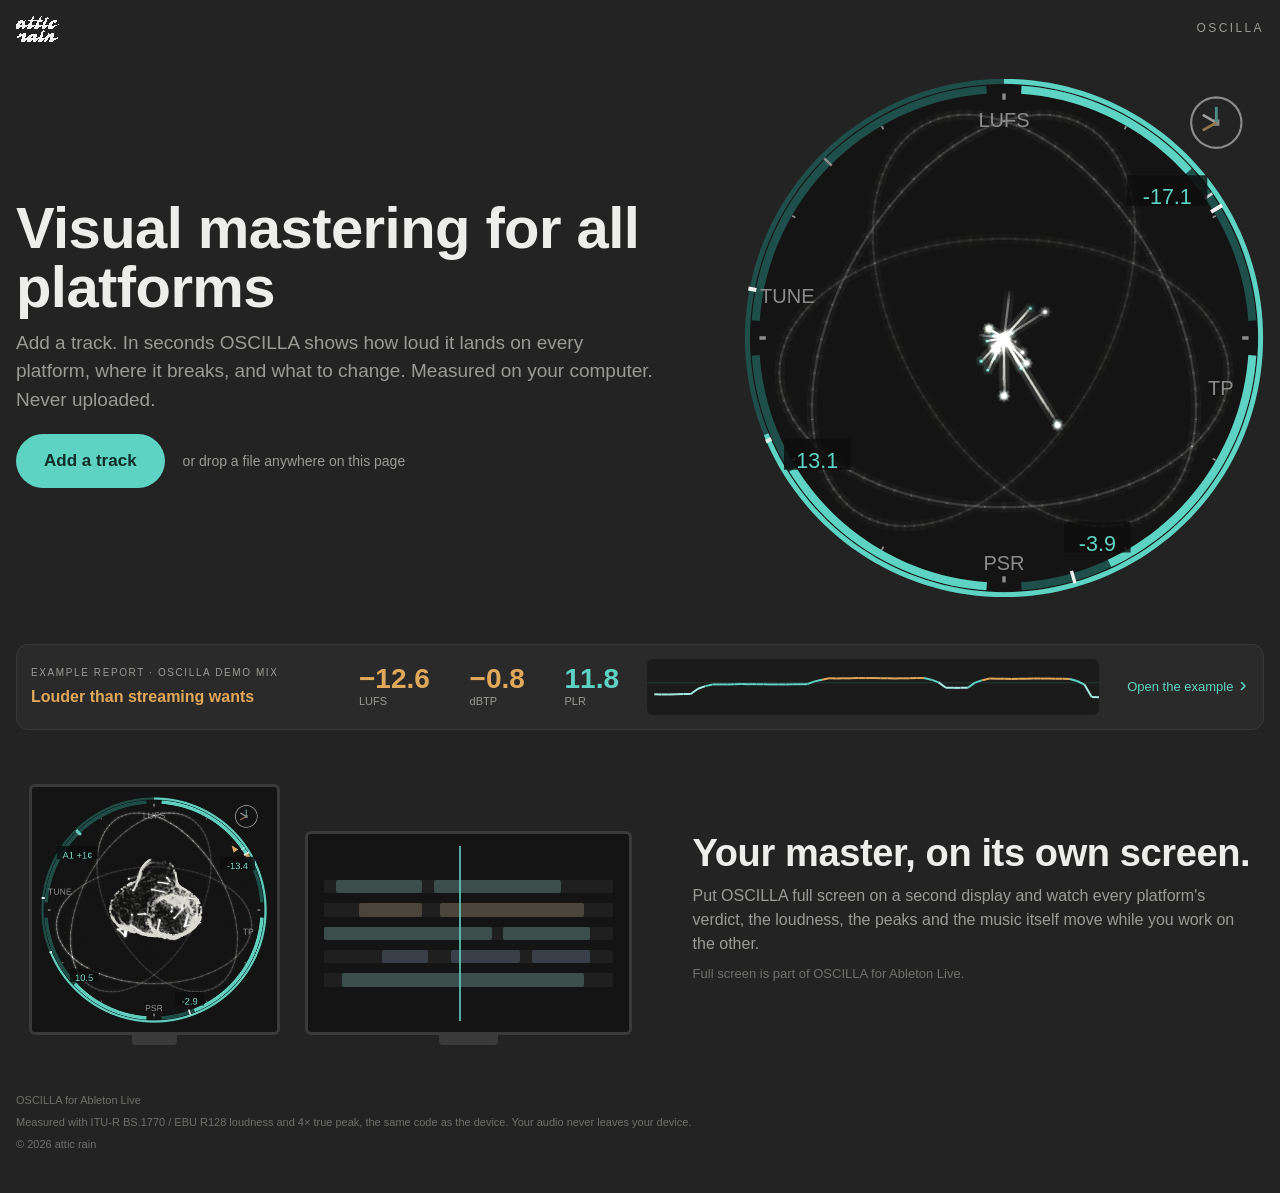
<file: index.html>
<!doctype html>
<html lang="en">
<!-- © 2026 attic rain. All rights reserved. OSCILLA and its code may not be copied, modified or reused without written permission. -->
<head>
<meta charset="utf-8">
<meta name="viewport" content="width=device-width, initial-scale=1, viewport-fit=cover">
<title>OSCILLA · Visual mastering for all platforms</title>
<meta name="description" content="Add a track. OSCILLA shows how loud it lands on every platform, where it breaks, and what to change. Measured on your device. Never uploaded.">
<meta name="theme-color" content="#232323">
<link rel="icon" href="img/icon.svg" type="image/svg+xml">
<link rel="stylesheet" href="app.css">
</head>
<body>
<header class="bar">
  <a class="brand" href="./" aria-label="OSCILLA home"><img src="img/logo.svg" alt="attic rain" class="logo"></a>
  <span class="prod">OSCILLA</span>
  <button id="newBtn" class="ghost" hidden>New track</button>
</header>

<main id="landing">
  <section class="hero">
    <div class="circle"><canvas id="hero" role="img" aria-label="OSCILLA's circle showing BLOOM, BURST and NURBS in turn"></canvas></div>
    <div class="words">
      <h1>Visual mastering for all platforms</h1>
      <p class="subhead">Add a track. In seconds OSCILLA shows how loud it lands on every platform, where it breaks, and what to change. Measured on your <span id="where">phone</span>. Never uploaded.</p>
      <div class="cta">
        <button id="addBtn" class="primary">Add a track</button>
        <span class="drophint">or drop a file anywhere on this page</span>
      </div>
      <div id="progress" class="progress" hidden><div class="pbar"><i></i></div><span class="ptext">Reading the file…</span></div>
      <p id="err" class="err" hidden></p>
    </div>
  </section>
  <section class="example" id="exampleStrip" role="button" tabindex="0" aria-label="Open the example report">
    <div class="exhead"><span class="lbl">Example report · <span id="exName"></span></span><b id="exVerdict"></b></div>
    <div class="exnums" id="exNums"></div>
    <canvas id="exLine" class="exline" aria-hidden="true"></canvas>
    <span class="exopen">Open the example <svg class="ch" viewBox="0 0 12 12" aria-hidden="true"><path d="M4.5 2.5 8 6l-3.5 3.5" fill="none" stroke="currentColor" stroke-width="1.6" stroke-linecap="round" stroke-linejoin="round"/></svg></span>
  </section>
  <section class="studio" aria-labelledby="studioH">
    <div class="screens" aria-hidden="true">
      <div class="mon one"><div class="glass"><img src="img/screen_circle.jpg" alt="" width="440" height="440" loading="lazy"></div><i class="stand"></i></div>
      <div class="mon two"><div class="glass daw"><span class="trk"><b style="left:4%;width:30%"></b><b style="left:38%;width:44%"></b></span><span class="trk"><b style="left:12%;width:22%"></b><b style="left:40%;width:50%"></b></span><span class="trk"><b style="left:0;width:58%"></b><b style="left:62%;width:30%"></b></span><span class="trk"><b style="left:20%;width:16%"></b><b style="left:44%;width:24%"></b><b style="left:72%;width:20%"></b></span><span class="trk"><b style="left:6%;width:84%"></b></span><i class="ph"></i></div><i class="stand"></i></div>
    </div>
    <div class="studiotext">
      <h2 id="studioH">Your master, on its own screen.</h2>
      <p>Put OSCILLA full screen on a second display and watch every platform's verdict, the loudness, the peaks and the music itself move while you work on the other.</p>
      <p class="small">Full screen is part of OSCILLA for Ableton Live.</p>
    </div>
  </section>
</main>

<main id="report" hidden></main>

<div id="readout" class="readout" hidden>
  <button id="roPlay" class="roplay" aria-label="Play"><svg class="ic" viewBox="0 0 24 24" aria-hidden="true"><path d="M8.5 5.6v12.8a.6.6 0 0 0 .9.5l10-6.4a.6.6 0 0 0 0-1L9.4 5.1a.6.6 0 0 0-.9.5z" fill="currentColor"/></svg></button>
  <div class="rovals" id="roVals"></div>
</div>

<div id="veil" class="veil" hidden><div>Drop to measure</div></div>
<input type="file" id="file" accept="audio/*,.wav,.wave,.aif,.aiff,.aifc,.flac,.mp3,.m4a,.mp4,.aac,.ogg,.oga,.opus" hidden>

<footer class="foot">
  <span>OSCILLA for Ableton Live</span>
  <span>Measured with ITU-R BS.1770 / EBU R128 loudness and 4× true peak, the same code as the device. Your audio never leaves your device.</span>
  <span>© 2026 attic rain</span>
</footer>

<script src="decode.js"></script>
<script src="oscilla_measure.js"></script>
<script src="oscilla_core.js"></script>
<script src="hero_loop.js"></script>
<script src="hero.js"></script>
<script src="demo_mix.js"></script>
<script src="example.js"></script>
<script src="app.js"></script>
</body>
</html>
</file>
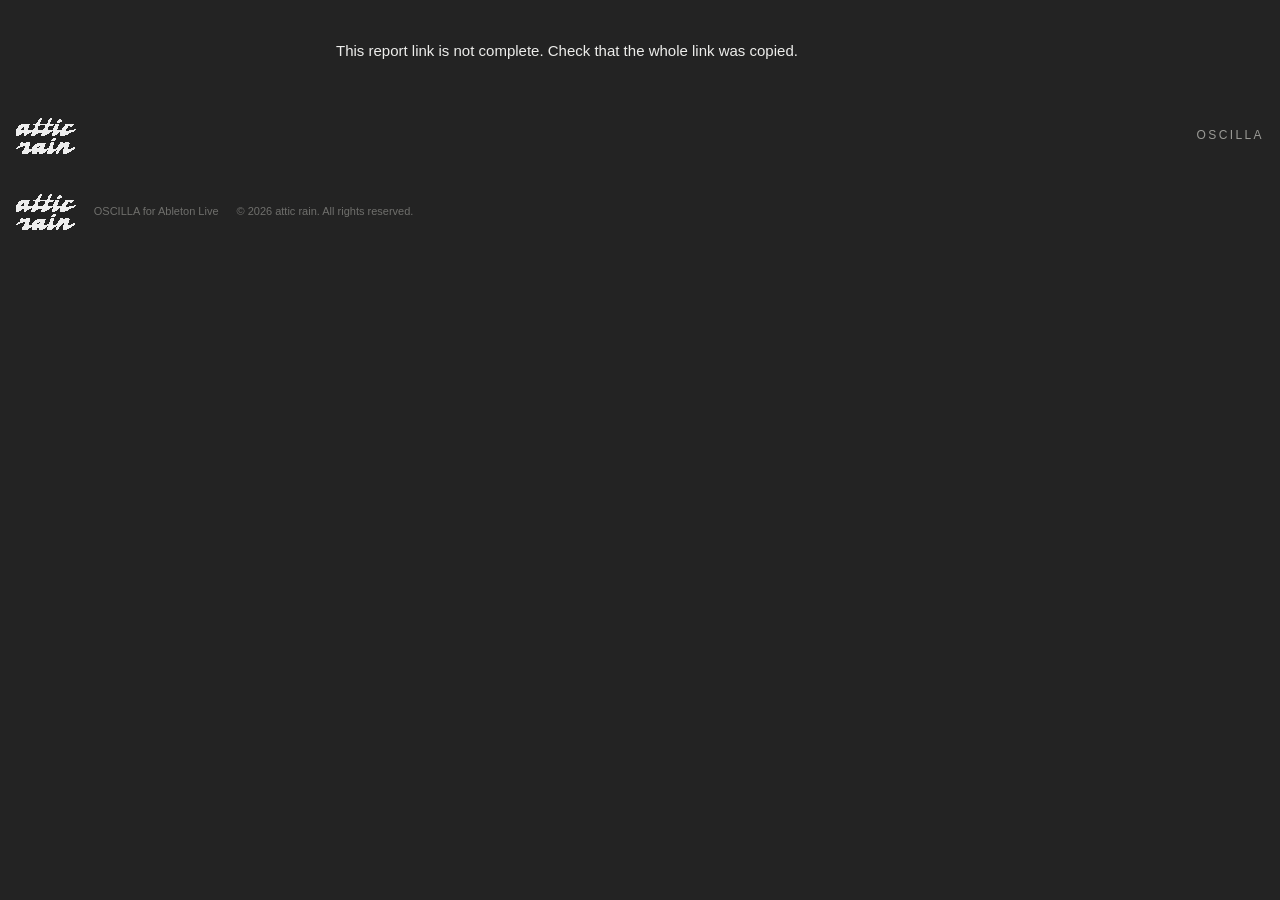
<file: r/index.html>
<!DOCTYPE html><html lang="en"><!-- © 2026 attic rain. All rights reserved. OSCILLA and its code may not be copied, modified or reused without written permission. --><head><meta charset="utf-8"><meta name="viewport" content="width=device-width, initial-scale=1, viewport-fit=cover"><meta http-equiv="Content-Security-Policy" content="default-src 'self'; script-src 'self'; style-src 'self' 'unsafe-inline'; img-src 'self' data: blob:; media-src 'self' blob:; font-src 'self' data:; connect-src https://bold-voice-2354.shoutmarco.workers.dev; form-action 'none'; base-uri 'none'; object-src 'none'; frame-src 'none'"><meta name="robots" content="noindex"><title>OSCILLA report</title><meta name="theme-color" content="#232323"><link rel="icon" href="../img/icon.svg" type="image/svg+xml"><link rel="stylesheet" href="report.css"></head><body><p id="msg" class="msg">Opening the report…</p><header class="bar">
  <a class="brand" href="./" aria-label="OSCILLA home"><img src="../img/logo.svg" alt="attic rain" class="logo"></a>
  <span class="prod">OSCILLA</span>
  <button id="newBtn" class="ghost" hidden>New track</button><button id="topPdf" class="ghost" hidden>Save PDF</button><button id="topShare" class="ghost" hidden>Share</button>
</header>

<main id="landing" hidden>
  <section class="hero">
    <div class="circle"><canvas id="hero" role="img" aria-label="OSCILLA's circle showing BLOOM, BURST and NURBS in turn"></canvas></div>
    <div class="words">
      <h1>Visual mastering for all platforms</h1>
      <p class="subhead">Add a track. In seconds OSCILLA shows how loud it lands on every platform, where it breaks, and what to change. Measured on your <span id="where">phone</span>. Never uploaded.</p>
      <div class="cta">
        <button id="addBtn" class="primary">Add a track</button>
        <span class="drophint">or drop a file anywhere on this page</span>
      </div>
      <div id="progress" class="progress" hidden><div class="pbar"><i></i></div><span class="ptext">Reading the file&#8230;</span></div>
      <p id="err" class="err" hidden></p>
    </div>
  </section>
  <section class="example" id="exampleStrip" role="button" tabindex="0" aria-label="Open the example report">
    <div class="exhead"><span class="lbl">Example report &#183; <span id="exName"></span></span><b id="exVerdict"></b></div>
    <div class="exnums" id="exNums"></div>
    <canvas id="exLine" class="exline" aria-hidden="true"></canvas>
    <span class="exopen">Open the example <svg class="ch" viewBox="0 0 12 12" aria-hidden="true"><path d="M4.5 2.5 8 6l-3.5 3.5" fill="none" stroke="currentColor" stroke-width="1.6" stroke-linecap="round" stroke-linejoin="round"/></svg></span>
  </section>
  
</main>

<main id="report" hidden></main>

<div id="readout" class="readout" hidden>
  <button id="roPlay" class="roplay" aria-label="Play"><svg class="ic" viewBox="0 0 24 24" aria-hidden="true"><path d="M8.5 5.6v12.8a.6.6 0 0 0 .9.5l10-6.4a.6.6 0 0 0 0-1L9.4 5.1a.6.6 0 0 0-.9.5z" fill="currentColor"/></svg></button>
  <div class="rovals" id="roVals"></div>
</div>

<div id="veil" class="veil" hidden><div>Drop to measure</div></div>
<input type="file" id="file" accept="audio/*,.wav,.wave,.aif,.aiff,.aifc,.flac,.mp3,.m4a,.mp4,.aac,.ogg,.oga,.opus" hidden>

<footer class="foot rfoot"><img src="../img/logo.svg" alt="attic rain" class="logo"><span>OSCILLA for Ableton Live</span><span>&#169; 2026 attic rain. All rights reserved.</span></footer>

<div id="shareNote" hidden></div><script src="live.js"></script><script src="core.js"></script><script src="example.js"></script><script src="app.js"></script><script src="report_share.js"></script><script src="open.js"></script></body></html>
</file>
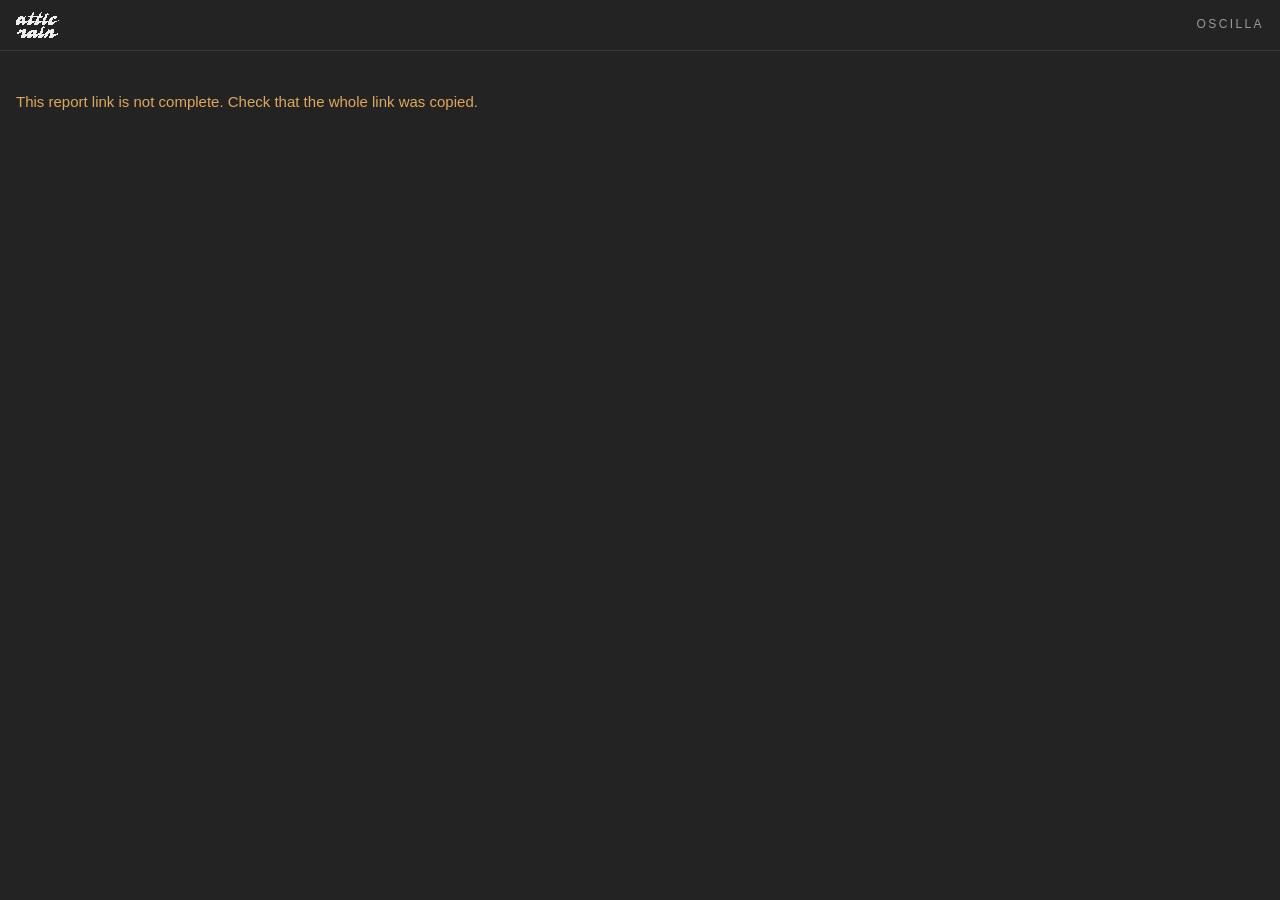
<file: r/v1.html>
<!doctype html>
<html lang="en">
<!-- © 2026 attic rain. All rights reserved. OSCILLA and its code may not be copied, modified or reused without written permission. -->
<head>
<meta charset="utf-8">
<meta name="viewport" content="width=device-width, initial-scale=1, viewport-fit=cover">
<meta http-equiv="Content-Security-Policy" content="default-src 'self'; script-src 'self' 'unsafe-inline'; style-src 'self' 'unsafe-inline'; img-src 'self' data:; font-src 'self' data:; connect-src https://bold-voice-2354.shoutmarco.workers.dev; form-action 'none'; base-uri 'none'; object-src 'none'">
<meta name="robots" content="noindex">
<title>OSCILLA report</title>
<meta name="theme-color" content="#232323">
<link rel="icon" href="../img/icon.svg" type="image/svg+xml">
<link rel="stylesheet" href="share.css">
</head>
<body>
<header class="bar">
  <a class="brand" href="../" aria-label="OSCILLA home"><img src="../img/logo.svg" alt="attic rain" class="logo"></a>
  <span class="prod">OSCILLA</span>
  <button id="pdfBtn" class="share" hidden>Save PDF</button>
  <button id="shareBtn" class="share" hidden>Share</button>
</header>
<p id="msg" class="msg">Opening the report…</p>
<p class="printnote">To save this report as a PDF, use the Save PDF button at the top of the page.</p>
<iframe id="rep" title="OSCILLA report" sandbox="allow-scripts allow-modals" hidden></iframe>
<script src="share.js"></script>
</body>
</html>
</file>
<file: app.css>
/*! © 2026 attic rain. All rights reserved. OSCILLA and its code may not be copied, modified or reused without written permission. */:root{--bg: #232323;--panel: #1b1b1b;--card: #2a2a2a;--line: #383838;--ink: #ededeb;--mid: #9a9a96;--dim: #6f6f6c;--z1: #a8ebe2;--z2: #5fd3c3;--z3: #e0a85a;--z4: #c47a1e;--wv: #4a4a4a;--amberbg: #2c241a;--amberline: #5a3e1f;--font: Helvetica, "Helvetica Neue", Arial, sans-serif;--safe-b: env(safe-area-inset-bottom, 0px);color-scheme:dark}:root[data-theme=light]{--bg: #f4f4f2;--panel: #ffffff;--card: #ebebe8;--line: #d6d6d2;--ink: #161616;--mid: #5d5d5a;--dim: #8a8a86;--z1: #3f9e92;--z2: #1f8a7d;--z3: #b8741a;--z4: #8a4f0c;--wv: #c9c9c5;--amberbg: #fbf0e2;--amberline: #e6c79d;color-scheme:light}*{box-sizing:border-box}html{-webkit-text-size-adjust:100%}body{margin:0;background:var(--bg);color:var(--ink);font:15px/1.45 var(--font);font-variant-numeric:tabular-nums;overflow-x:hidden}button{font:inherit;color:inherit;cursor:pointer;-webkit-tap-highlight-color:transparent}[hidden]{display:none!important}.z1{color:var(--z1)}.z2{color:var(--z2)}.z3{color:var(--z3)}.z4{color:var(--z4)}.z0{color:var(--mid)}.ic{width:42%;height:42%;display:block;margin:auto}.ch{width:12px;height:12px;display:inline-block;vertical-align:-1px}.pact .ic{width:14px;height:14px;display:inline-block;vertical-align:-2px;margin:0}.play,.roplay{display:flex;align-items:center;justify-content:center;padding:0}.pcard>button .k,.slist .k{display:flex;align-items:center}.bar{display:flex;align-items:center;gap:12px;padding:16px;max-width:1280px;margin:0 auto}.brand{display:block;line-height:0}.logo{height:26px;width:auto;display:block}:root[data-theme=light] .logo{filter:invert(1)}.prod{font-size:12px;letter-spacing:.2em;color:var(--mid);margin-left:auto}.ghost{border:1px solid var(--line);background:transparent;border-radius:18px;padding:0 14px;height:36px;font-size:13px}#landing{max-width:1280px;margin:0 auto;padding:0 16px 24px}.hero{display:flex;flex-direction:column;align-items:stretch;gap:8px}.circle{display:flex;justify-content:center}#hero{width:min(86vw,360px);aspect-ratio:1;display:block}.words h1{font-size:32px;line-height:1.08;letter-spacing:-.01em;margin:10px 0 12px;font-weight:700}.subhead{font-size:16px;line-height:1.5;color:var(--mid);margin:0 0 20px;max-width:34em}.cta{display:flex;flex-direction:column;gap:10px}.primary{height:54px;border-radius:27px;border:0;background:var(--z2);color:#0f2e2a;font-size:17px;font-weight:700;padding:0 28px}.primary:active{transform:scale(.98)}.drophint{display:none;font-size:14px;color:var(--mid)}.progress{margin-top:14px;display:flex;flex-direction:column;gap:8px}.pbar{height:6px;border-radius:3px;background:var(--line);overflow:hidden}.pbar i{display:block;height:100%;width:0;background:var(--z2);transition:width .15s}.ptext{font-size:13px;color:var(--mid)}.err{color:var(--z3);font-size:14px}.example{margin-top:26px;padding:14px;border-radius:12px;background:var(--card);border:1px solid var(--line);display:flex;flex-direction:column;gap:10px;cursor:pointer}.exhead{display:flex;flex-direction:column;gap:4px}.lbl{font-size:10px;letter-spacing:.16em;text-transform:uppercase;color:var(--mid)}.exhead b{font-size:16px}.exnums{display:flex;justify-content:space-between;gap:12px}.num{display:flex;flex-direction:column}.num b{font-size:28px;line-height:1.05;font-weight:700}.num span{font-size:11px;color:var(--mid)}.exline{width:100%;height:56px;display:block;border-radius:6px;background:var(--panel)}.exopen{font-size:13px;color:var(--z2);white-space:nowrap}.studio{margin-top:34px;display:flex;flex-direction:column;gap:18px}.screens{display:flex;gap:4%;align-items:flex-end;justify-content:center;padding:6px 0 0}.mon{display:flex;flex-direction:column;align-items:center}.mon.one{width:40%}.mon.two{width:52%}.glass{width:100%;border:3px solid #3a3a3a;border-radius:6px;background:#141414;overflow:hidden;position:relative}.mon.one .glass{aspect-ratio:1;display:flex;align-items:center;justify-content:center}.mon.one img{width:92%;height:auto;display:block}.stand{display:block;width:18%;height:10px;background:#3a3a3a;border-radius:0 0 4px 4px}.daw{aspect-ratio:16 / 10;display:flex;flex-direction:column;justify-content:center;gap:7%;padding:8% 5%}.trk{position:relative;height:9%;min-height:6px;background:#1f1f1f;border-radius:2px}.trk b{position:absolute;top:0;bottom:0;border-radius:2px;background:#3d4d4b}.trk:nth-child(2) b{background:#4a443a}.trk:nth-child(4) b{background:#3a3f4a}.ph{position:absolute;top:6%;bottom:6%;left:47%;width:2px;background:var(--z2);opacity:.8}.studiotext h2{font-size:26px;line-height:1.12;margin:0 0 10px;letter-spacing:-.01em;text-wrap:balance}.studiotext p{color:var(--mid);margin:0 0 8px;max-width:34em;font-size:16px;line-height:1.5}.studiotext .small{font-size:13px;color:var(--dim)}:root[data-theme=light] .glass{border-color:#9a9a96}:root[data-theme=light] .stand{background:#9a9a96}.veil{position:fixed;inset:0;background:#0000008c;z-index:40;display:flex;align-items:center;justify-content:center;pointer-events:none}.veil div{border:2px solid var(--z2);border-radius:18px;padding:28px 40px;font-size:20px;color:var(--z2);background:#141414b3}#report{max-width:1280px;margin:0 auto;padding:0 16px calc(96px + var(--safe-b))}.rgrid{display:flex;flex-direction:column;gap:22px}.side,.main,.sidebox{display:contents}.o1{order:1}.o2{order:2}.o3{order:3}.o4{order:4}.o5{order:5}.o6{order:6}.o7{order:7}.o8{order:8}.o9{order:9}.o10{order:10}.o11{order:11}.rgrid section{min-width:0}.rhead .lbl{display:block;margin-bottom:6px}.rname{font-size:22px;font-weight:700;margin:0 0 4px;word-break:break-word}.vt{font-size:24px;line-height:1.15;margin:4px 0;font-weight:700}.sub{color:var(--mid);margin:0;font-size:14px}.note{color:var(--dim);font-size:12px;margin:6px 0 0}.chips{display:flex;gap:8px;overflow-x:auto;padding:2px 0 6px;scrollbar-width:none;-webkit-overflow-scrolling:touch}.chips::-webkit-scrollbar{display:none}.chip{flex-shrink:0;height:36px;padding:0 14px;border-radius:18px;border:1px solid var(--line);background:transparent;font-size:13px;white-space:nowrap;display:inline-flex;align-items:center;gap:6px}.chip i{width:8px;height:8px;border-radius:4px;background:var(--mid)}.chip i.z2{background:var(--z2)}.chip i.z3{background:var(--z3)}.chip i.z4{background:var(--z4)}.chip.on{background:var(--z2);color:#0f2e2a;border-color:var(--z2);font-weight:700}.chip.on i{background:#0f2e2a}.nums{display:flex;justify-content:space-between;gap:12px}.listen{padding:12px;border-radius:12px;background:var(--card);display:flex;flex-direction:column;gap:10px}.lrow{display:flex;align-items:center;gap:12px}.play{width:48px;height:48px;border-radius:24px;border:0;background:var(--z2);color:#0f2e2a;font-size:17px;flex-shrink:0}.ab{display:flex;flex:1;border:1px solid var(--line);border-radius:8px;overflow:hidden}.ab button{flex:1;min-height:44px;border:0;background:transparent;font-size:13px;padding:6px}.ab button.on{background:var(--line);font-weight:700}.lnote{font-size:12px;color:var(--mid);margin:0}.ppos{height:4px;border-radius:2px;background:var(--line);position:relative;overflow:hidden}.ppos i{position:absolute;left:0;top:0;bottom:0;width:0;background:var(--z2)}h2.h{font-size:11px;letter-spacing:.18em;text-transform:uppercase;color:var(--mid);margin:0 0 10px;font-weight:400;display:flex;justify-content:space-between;align-items:baseline;gap:10px}h2.h small{letter-spacing:0;text-transform:none;font-size:12px;color:var(--dim)}.crumb{display:flex;gap:6px;align-items:center;font-size:12px;color:var(--mid);margin-bottom:8px}.crumb button{border:0;border-radius:6px;background:var(--card);padding:6px 10px;font-size:12px;min-height:32px}.crumb .cur{background:var(--amberline);color:#f8d3a4}.secstrip{display:flex;height:30px;gap:2px;margin-bottom:4px}.secstrip button{border:0;padding:0 6px;font-size:11px;text-align:left;overflow:hidden;white-space:nowrap;text-overflow:ellipsis;color:var(--ink);min-width:0}.tlwrap{position:relative}#tl{width:100%;height:190px;display:block;border-radius:6px;background:var(--panel);touch-action:none;cursor:crosshair}.ruler{display:flex;justify-content:space-between;font-size:10px;color:var(--dim);margin-top:4px}.layers{display:flex;gap:6px;overflow-x:auto;margin-top:8px;scrollbar-width:none}.layers .chip{height:32px;font-size:12px}.plist{display:flex;flex-direction:column;gap:8px}.pcard{border-radius:8px;background:var(--amberbg);border:1px solid var(--amberline)}.pcard.s0{background:var(--card);border-color:var(--line)}.pcard>button{width:100%;text-align:left;background:transparent;border:0;padding:12px;display:flex;justify-content:space-between;gap:10px;min-height:44px}.pcard .pt{font-weight:700}.pcard.s1 .pt{color:var(--z3)}.pcard.s2 .pt{color:var(--z4)}:root:not([data-theme=light]) .pcard.s2 .pt{color:#e8933a}.pbody{padding:0 12px 12px;display:flex;flex-direction:column;gap:10px;font-size:14px}.pbody .lbl{color:#c9b08c}:root[data-theme=light] .pbody .lbl{color:#8a6a3a}.pact{display:flex;gap:8px;flex-wrap:wrap}.pact button{min-height:40px;padding:0 12px;border-radius:8px;border:1px solid var(--amberline);background:transparent;font-size:13px}.ok{color:var(--z2);margin:0}.fixed{color:var(--z2);text-decoration:line-through;font-size:13px;margin:0}.slist{border-radius:8px;background:var(--card);overflow:hidden}.slist button{display:grid;grid-template-columns:minmax(0,1.6fr) .7fr .9fr .7fr 14px;gap:8px;width:100%;border:0;border-bottom:1px solid var(--line);background:transparent;padding:12px;text-align:left;min-height:44px;font-size:14px}.slist button:last-child{border-bottom:0}.slist .k{color:var(--mid)}.svgbox svg{width:100%;height:auto;display:block}.svgbox .gr{stroke:var(--line);stroke-width:1}.svgbox .tl{fill:var(--mid);font-size:11px}.svgbox .ln{fill:none;stroke-width:2;stroke-linejoin:round}.svgbox .ln.z2{stroke:var(--z2)}.svgbox .ln.z3{stroke:var(--z3)}.svgbox .tg{stroke:var(--ink);stroke-width:1.5;stroke-dasharray:3 2}.svgbox rect.z1{fill:var(--z1)}.svgbox rect.z2{fill:var(--z2)}.svgbox rect.z3{fill:var(--z3)}.svgbox rect.z4{fill:var(--z4)}.legend{font-size:12px;color:var(--mid);margin:6px 0 0}.legend i{display:inline-block;width:14px;height:2px;vertical-align:middle;margin:0 4px 0 8px}details{border-radius:8px;background:var(--card)}details>summary{list-style:none;padding:14px 12px;min-height:44px;display:flex;justify-content:space-between;cursor:pointer}details>summary::-webkit-details-marker{display:none}details>summary:after{content:"";width:7px;height:7px;margin:5px 4px 0 0;border-right:1.6px solid var(--mid);border-bottom:1.6px solid var(--mid);transform:rotate(45deg);flex-shrink:0}details[open]>summary:after{transform:rotate(-135deg);margin-top:9px}details .dbody{padding:0 12px 12px;overflow-x:auto}table{border-collapse:collapse;width:100%;font-size:13px}th,td{text-align:left;padding:8px 6px;border-bottom:1px solid var(--line);vertical-align:top}th{font-weight:400;color:var(--mid)}.share{display:flex;gap:8px;flex-wrap:wrap}.share button{min-height:44px;padding:0 16px;border-radius:22px;border:1px solid var(--line);background:transparent;font-size:14px}.readout{position:fixed;left:0;right:0;bottom:0;z-index:30;background:var(--card);border-top:1px solid var(--line);padding:10px 16px calc(12px + var(--safe-b));display:flex;align-items:center;gap:12px}.roplay{width:44px;height:44px;border-radius:22px;border:0;background:var(--z2);color:#0f2e2a;flex-shrink:0;font-size:15px}.rovals{display:flex;flex-wrap:wrap;gap:2px 14px;font-size:13px;min-width:0}.rovals .w{color:var(--mid);width:100%}.foot{max-width:1280px;margin:0 auto;padding:24px 16px 40px;display:flex;flex-direction:column;gap:6px;font-size:11px;color:var(--dim)}#report:not([hidden])~.foot{padding-bottom:calc(110px + var(--safe-b))}.toast{position:fixed;left:50%;bottom:calc(90px + var(--safe-b));transform:translate(-50%);background:var(--ink);color:var(--bg);padding:10px 16px;border-radius:20px;font-size:13px;z-index:50}@media(min-width:700px){.words h1{font-size:40px}.cta{flex-direction:row;align-items:center;gap:18px}.rgrid{display:grid;grid-template-columns:minmax(0,1fr) minmax(0,1fr);gap:22px 24px;align-items:start}.rgrid .wide{grid-column:1 / -1}#tl{height:260px}}html.fine .drophint{display:inline}@media(min-width:1100px){.hero{flex-direction:row-reverse;align-items:center;gap:48px;min-height:560px}.circle{flex:0 0 auto}#hero{width:520px}.words{flex:1}.words h1{font-size:58px;line-height:1.03;max-width:11em}.subhead{font-size:19px}.example{flex-direction:row;align-items:center;gap:28px}.example .exhead{width:300px}.example .exnums{width:260px}.example .exline{flex:1}.studio{flex-direction:row;align-items:center;gap:48px;margin-top:48px}.screens{flex:1.1}.studiotext{flex:1}.studiotext h2{font-size:38px}.rgrid{grid-template-columns:minmax(0,1fr) 400px;gap:22px 32px}.main{display:grid;grid-template-columns:minmax(0,1fr) minmax(0,1fr);gap:26px;grid-column:1;grid-row:1;min-width:0;align-content:start}.main .o5,.main .o7{grid-column:1 / -1}.side{display:block;grid-column:2;grid-row:1}.sidebox{position:sticky;top:16px;display:flex;flex-direction:column;gap:22px}.rgrid>.wide{grid-column:1 / -1}#tl{height:340px}.readout{display:none!important}.dock{display:flex!important}}.dock{display:none;gap:20px;flex-wrap:wrap;padding:10px 12px;border-radius:6px;background:var(--card);font-size:13px;margin-top:8px}@media print{:root{--bg: #fff;--panel: #fff;--card: #f4f4f4;--line: #ccc;--ink: #000;--mid: #333;--dim: #555;--z1: #3f9e92;--z2: #1f8a7d;--z3: #b8741a;--z4: #8a4f0c;--amberbg: #fff;--amberline: #e6c79d;color-scheme:light}.bar button,.readout,.listen,.share,.layers,.veil,#landing,.crumb,.pact{display:none!important}.logo{filter:invert(1)}details>.dbody{display:block!important}.sidebox{position:static}section{break-inside:avoid}}
</file>
<file: r/report.css>
/*! © 2026 attic rain. All rights reserved. OSCILLA and its code may not be copied, modified or reused without written permission. */:root{--bg: #232323;--panel: #1b1b1b;--card: #2a2a2a;--line: #383838;--ink: #ededeb;--mid: #9a9a96;--dim: #6f6f6c;--z1: #a8ebe2;--z2: #5fd3c3;--z3: #e0a85a;--z4: #c47a1e;--wv: #4a4a4a;--amberbg: #2c241a;--amberline: #5a3e1f;--font: Helvetica, "Helvetica Neue", Arial, sans-serif;--safe-b: env(safe-area-inset-bottom, 0px);color-scheme:dark}:root[data-theme=light]{--bg: #f4f4f2;--panel: #ffffff;--card: #ebebe8;--line: #d6d6d2;--ink: #161616;--mid: #5d5d5a;--dim: #8a8a86;--z1: #3f9e92;--z2: #1f8a7d;--z3: #b8741a;--z4: #8a4f0c;--wv: #c9c9c5;--amberbg: #fbf0e2;--amberline: #e6c79d;color-scheme:light}*{box-sizing:border-box}html{-webkit-text-size-adjust:100%}body{margin:0;background:var(--bg);color:var(--ink);font:15px/1.45 var(--font);font-variant-numeric:tabular-nums;overflow-x:hidden}button{font:inherit;color:inherit;cursor:pointer;-webkit-tap-highlight-color:transparent}[hidden]{display:none!important}.z1{color:var(--z1)}.z2{color:var(--z2)}.z3{color:var(--z3)}.z4{color:var(--z4)}.z0{color:var(--mid)}.ic{width:42%;height:42%;display:block;margin:auto}.ch{width:12px;height:12px;display:inline-block;vertical-align:-1px}.pact .ic{width:14px;height:14px;display:inline-block;vertical-align:-2px;margin:0}.play,.roplay{display:flex;align-items:center;justify-content:center;padding:0}.pcard>button .k,.slist .k{display:flex;align-items:center}.bar{display:flex;align-items:center;gap:12px;padding:16px;max-width:1280px;margin:0 auto}.brand{display:block;line-height:0}.logo{height:26px;width:auto;display:block}:root[data-theme=light] .logo{filter:invert(1)}.prod{font-size:12px;letter-spacing:.2em;color:var(--mid);margin-left:auto}.ghost{border:1px solid var(--line);background:transparent;border-radius:18px;padding:0 14px;height:36px;font-size:13px}#landing{max-width:1280px;margin:0 auto;padding:0 16px 24px}.hero{display:flex;flex-direction:column;align-items:stretch;gap:8px}.circle{display:flex;justify-content:center}#hero{width:min(86vw,360px);aspect-ratio:1;display:block}.words h1{font-size:32px;line-height:1.08;letter-spacing:-.01em;margin:10px 0 12px;font-weight:700}.subhead{font-size:16px;line-height:1.5;color:var(--mid);margin:0 0 20px;max-width:34em}.cta{display:flex;flex-direction:column;gap:10px}.primary{height:54px;border-radius:27px;border:0;background:var(--z2);color:#0f2e2a;font-size:17px;font-weight:700;padding:0 28px}.primary:active{transform:scale(.98)}.drophint{display:none;font-size:14px;color:var(--mid)}.progress{margin-top:14px;display:flex;flex-direction:column;gap:8px}.pbar{height:6px;border-radius:3px;background:var(--line);overflow:hidden}.pbar i{display:block;height:100%;width:0;background:var(--z2);transition:width .15s}.ptext{font-size:13px;color:var(--mid)}.err{color:var(--z3);font-size:14px}.example{margin-top:26px;padding:14px;border-radius:12px;background:var(--card);border:1px solid var(--line);display:flex;flex-direction:column;gap:10px;cursor:pointer}.exhead{display:flex;flex-direction:column;gap:4px}.lbl{font-size:10px;letter-spacing:.16em;text-transform:uppercase;color:var(--mid)}.exhead b{font-size:16px}.exnums{display:flex;justify-content:space-between;gap:12px}.num{display:flex;flex-direction:column}.num b{font-size:28px;line-height:1.05;font-weight:700}.num span{font-size:11px;color:var(--mid)}.exline{width:100%;height:56px;display:block;border-radius:6px;background:var(--panel)}.exopen{font-size:13px;color:var(--z2);white-space:nowrap}.studio{margin-top:34px;display:flex;flex-direction:column;gap:18px}.screens{display:flex;gap:4%;align-items:flex-end;justify-content:center;padding:6px 0 0}.mon{display:flex;flex-direction:column;align-items:center}.mon.one{width:40%}.mon.two{width:52%}.glass{width:100%;border:3px solid #3a3a3a;border-radius:6px;background:#141414;overflow:hidden;position:relative}.mon.one .glass{aspect-ratio:1;display:flex;align-items:center;justify-content:center}.mon.one img{width:92%;height:auto;display:block}.stand{display:block;width:18%;height:10px;background:#3a3a3a;border-radius:0 0 4px 4px}.daw{aspect-ratio:16 / 10;display:flex;flex-direction:column;justify-content:center;gap:7%;padding:8% 5%}.trk{position:relative;height:9%;min-height:6px;background:#1f1f1f;border-radius:2px}.trk b{position:absolute;top:0;bottom:0;border-radius:2px;background:#3d4d4b}.trk:nth-child(2) b{background:#4a443a}.trk:nth-child(4) b{background:#3a3f4a}.ph{position:absolute;top:6%;bottom:6%;left:47%;width:2px;background:var(--z2);opacity:.8}.studiotext h2{font-size:26px;line-height:1.12;margin:0 0 10px;letter-spacing:-.01em;text-wrap:balance}.studiotext p{color:var(--mid);margin:0 0 8px;max-width:34em;font-size:16px;line-height:1.5}.studiotext .small{font-size:13px;color:var(--dim)}:root[data-theme=light] .glass{border-color:#9a9a96}:root[data-theme=light] .stand{background:#9a9a96}.veil{position:fixed;inset:0;background:#0000008c;z-index:40;display:flex;align-items:center;justify-content:center;pointer-events:none}.veil div{border:2px solid var(--z2);border-radius:18px;padding:28px 40px;font-size:20px;color:var(--z2);background:#141414b3}#report{max-width:1280px;margin:0 auto;padding:0 16px calc(96px + var(--safe-b))}.rgrid{display:flex;flex-direction:column;gap:22px}.side,.main,.sidebox{display:contents}.o1{order:1}.o2{order:2}.o3{order:3}.o4{order:4}.o5{order:5}.o6{order:6}.o7{order:7}.o8{order:8}.o9{order:9}.o10{order:10}.o11{order:11}.rgrid section{min-width:0}.rhead .lbl{display:block;margin-bottom:6px}.rname{font-size:22px;font-weight:700;margin:0 0 4px;word-break:break-word}.vt{font-size:24px;line-height:1.15;margin:4px 0;font-weight:700}.sub{color:var(--mid);margin:0;font-size:14px}.note{color:var(--dim);font-size:12px;margin:6px 0 0}.chips{display:flex;gap:8px;overflow-x:auto;padding:2px 0 6px;scrollbar-width:none;-webkit-overflow-scrolling:touch}.chips::-webkit-scrollbar{display:none}.chip{flex-shrink:0;height:36px;padding:0 14px;border-radius:18px;border:1px solid var(--line);background:transparent;font-size:13px;white-space:nowrap;display:inline-flex;align-items:center;gap:6px}.chip i{width:8px;height:8px;border-radius:4px;background:var(--mid)}.chip i.z2{background:var(--z2)}.chip i.z3{background:var(--z3)}.chip i.z4{background:var(--z4)}.chip.on{background:var(--z2);color:#0f2e2a;border-color:var(--z2);font-weight:700}.chip.on i{background:#0f2e2a}.nums{display:flex;justify-content:space-between;gap:12px}.listen{padding:12px;border-radius:12px;background:var(--card);display:flex;flex-direction:column;gap:10px}.lrow{display:flex;align-items:center;gap:12px}.play{width:48px;height:48px;border-radius:24px;border:0;background:var(--z2);color:#0f2e2a;font-size:17px;flex-shrink:0}.ab{display:flex;flex:1;border:1px solid var(--line);border-radius:8px;overflow:hidden}.ab button{flex:1;min-height:44px;border:0;background:transparent;font-size:13px;padding:6px}.ab button.on{background:var(--line);font-weight:700}.lnote{font-size:12px;color:var(--mid);margin:0}.ppos{height:4px;border-radius:2px;background:var(--line);position:relative;overflow:hidden}.ppos i{position:absolute;left:0;top:0;bottom:0;width:0;background:var(--z2)}h2.h{font-size:11px;letter-spacing:.18em;text-transform:uppercase;color:var(--mid);margin:0 0 10px;font-weight:400;display:flex;justify-content:space-between;align-items:baseline;gap:10px}h2.h small{letter-spacing:0;text-transform:none;font-size:12px;color:var(--dim)}.crumb{display:flex;gap:6px;align-items:center;font-size:12px;color:var(--mid);margin-bottom:8px}.crumb button{border:0;border-radius:6px;background:var(--card);padding:6px 10px;font-size:12px;min-height:32px}.crumb .cur{background:var(--amberline);color:#f8d3a4}.secstrip{display:flex;height:30px;gap:2px;margin-bottom:4px}.secstrip button{border:0;padding:0 6px;font-size:11px;text-align:left;overflow:hidden;white-space:nowrap;text-overflow:ellipsis;color:var(--ink);min-width:0}.tlwrap{position:relative}#tl{width:100%;height:190px;display:block;border-radius:6px;background:var(--panel);touch-action:none;cursor:crosshair}.ruler{display:flex;justify-content:space-between;font-size:10px;color:var(--dim);margin-top:4px}.layers{display:flex;gap:6px;overflow-x:auto;margin-top:8px;scrollbar-width:none}.layers .chip{height:32px;font-size:12px}.plist{display:flex;flex-direction:column;gap:8px}.pcard{border-radius:8px;background:var(--amberbg);border:1px solid var(--amberline)}.pcard.s0{background:var(--card);border-color:var(--line)}.pcard>button{width:100%;text-align:left;background:transparent;border:0;padding:12px;display:flex;justify-content:space-between;gap:10px;min-height:44px}.pcard .pt{font-weight:700}.pcard.s1 .pt{color:var(--z3)}.pcard.s2 .pt{color:var(--z4)}:root:not([data-theme=light]) .pcard.s2 .pt{color:#e8933a}.pbody{padding:0 12px 12px;display:flex;flex-direction:column;gap:10px;font-size:14px}.pbody .lbl{color:#c9b08c}:root[data-theme=light] .pbody .lbl{color:#8a6a3a}.pact{display:flex;gap:8px;flex-wrap:wrap}.pact button{min-height:40px;padding:0 12px;border-radius:8px;border:1px solid var(--amberline);background:transparent;font-size:13px}.ok{color:var(--z2);margin:0}.fixed{color:var(--z2);text-decoration:line-through;font-size:13px;margin:0}.slist{border-radius:8px;background:var(--card);overflow:hidden}.slist button{display:grid;grid-template-columns:minmax(0,1.6fr) .7fr .9fr .7fr 14px;gap:8px;width:100%;border:0;border-bottom:1px solid var(--line);background:transparent;padding:12px;text-align:left;min-height:44px;font-size:14px}.slist button:last-child{border-bottom:0}.slist .k{color:var(--mid)}.svgbox svg{width:100%;height:auto;display:block}.svgbox .gr{stroke:var(--line);stroke-width:1}.svgbox .tl{fill:var(--mid);font-size:11px}.svgbox .ln{fill:none;stroke-width:2;stroke-linejoin:round}.svgbox .ln.z2{stroke:var(--z2)}.svgbox .ln.z3{stroke:var(--z3)}.svgbox .tg{stroke:var(--ink);stroke-width:1.5;stroke-dasharray:3 2}.svgbox rect.z1{fill:var(--z1)}.svgbox rect.z2{fill:var(--z2)}.svgbox rect.z3{fill:var(--z3)}.svgbox rect.z4{fill:var(--z4)}.legend{font-size:12px;color:var(--mid);margin:6px 0 0}.legend i{display:inline-block;width:14px;height:2px;vertical-align:middle;margin:0 4px 0 8px}details{border-radius:8px;background:var(--card)}details>summary{list-style:none;padding:14px 12px;min-height:44px;display:flex;justify-content:space-between;cursor:pointer}details>summary::-webkit-details-marker{display:none}details>summary:after{content:"";width:7px;height:7px;margin:5px 4px 0 0;border-right:1.6px solid var(--mid);border-bottom:1.6px solid var(--mid);transform:rotate(45deg);flex-shrink:0}details[open]>summary:after{transform:rotate(-135deg);margin-top:9px}details .dbody{padding:0 12px 12px;overflow-x:auto}table{border-collapse:collapse;width:100%;font-size:13px}th,td{text-align:left;padding:8px 6px;border-bottom:1px solid var(--line);vertical-align:top}th{font-weight:400;color:var(--mid)}.share{display:flex;gap:8px;flex-wrap:wrap}.share button{min-height:44px;padding:0 16px;border-radius:22px;border:1px solid var(--line);background:transparent;font-size:14px}.readout{position:fixed;left:0;right:0;bottom:0;z-index:30;background:var(--card);border-top:1px solid var(--line);padding:10px 16px calc(12px + var(--safe-b));display:flex;align-items:center;gap:12px}.roplay{width:44px;height:44px;border-radius:22px;border:0;background:var(--z2);color:#0f2e2a;flex-shrink:0;font-size:15px}.rovals{display:flex;flex-wrap:wrap;gap:2px 14px;font-size:13px;min-width:0}.rovals .w{color:var(--mid);width:100%}.foot{max-width:1280px;margin:0 auto;padding:24px 16px 40px;display:flex;flex-direction:column;gap:6px;font-size:11px;color:var(--dim)}#report:not([hidden])~.foot{padding-bottom:calc(110px + var(--safe-b))}.toast{position:fixed;left:50%;bottom:calc(90px + var(--safe-b));transform:translate(-50%);background:var(--ink);color:var(--bg);padding:10px 16px;border-radius:20px;font-size:13px;z-index:50}@media(min-width:700px){.words h1{font-size:40px}.cta{flex-direction:row;align-items:center;gap:18px}.rgrid{display:grid;grid-template-columns:minmax(0,1fr) minmax(0,1fr);gap:22px 24px;align-items:start}.rgrid .wide{grid-column:1 / -1}#tl{height:260px}}html.fine .drophint{display:inline}@media(min-width:1100px){.hero{flex-direction:row-reverse;align-items:center;gap:48px;min-height:560px}.circle{flex:0 0 auto}#hero{width:520px}.words{flex:1}.words h1{font-size:58px;line-height:1.03;max-width:11em}.subhead{font-size:19px}.example{flex-direction:row;align-items:center;gap:28px}.example .exhead{width:300px}.example .exnums{width:260px}.example .exline{flex:1}.studio{flex-direction:row;align-items:center;gap:48px;margin-top:48px}.screens{flex:1.1}.studiotext{flex:1}.studiotext h2{font-size:38px}.rgrid{grid-template-columns:minmax(0,1fr) 400px;gap:22px 32px}.main{display:grid;grid-template-columns:minmax(0,1fr) minmax(0,1fr);gap:26px;grid-column:1;grid-row:1;min-width:0;align-content:start}.main .o5,.main .o7{grid-column:1 / -1}.side{display:block;grid-column:2;grid-row:1}.sidebox{position:sticky;top:16px;display:flex;flex-direction:column;gap:22px}.rgrid>.wide{grid-column:1 / -1}#tl{height:340px}.readout{display:none!important}.dock{display:flex!important}}.dock{display:none;gap:20px;flex-wrap:wrap;padding:10px 12px;border-radius:6px;background:var(--card);font-size:13px;margin-top:8px}@media print{:root{--bg: #fff;--panel: #fff;--card: #f4f4f4;--line: #ccc;--ink: #000;--mid: #333;--dim: #555;--z1: #3f9e92;--z2: #1f8a7d;--z3: #b8741a;--z4: #8a4f0c;--amberbg: #fff;--amberline: #e6c79d;color-scheme:light}.bar button,.readout,.listen,.share,.layers,.veil,#landing,.crumb,.pact{display:none!important}.logo{filter:invert(1)}details>.dbody{display:block!important}.sidebox{position:static}section{break-inside:avoid}}

#patterns{margin:0 0 8px}
#patterns details{background:var(--card,#2a2a2a);border-radius:12px}
#patterns summary{cursor:pointer;padding:14px 16px;font-size:15px;list-style:none}
#patterns summary::-webkit-details-marker{display:none}
#patterns .pbody{padding:4px 16px 18px}
#patterns h2{font-size:11px;letter-spacing:.22em;text-transform:uppercase;color:var(--mid);font-weight:400;margin:18px 0 8px}
#patterns .note{color:var(--mid);font-size:12px;margin:0 0 12px}
#patterns svg{display:block;width:100%;height:auto}
#patterns figure{margin:0}
#patterns figcaption{display:flex;flex-direction:column;font-size:11px;color:var(--mid);margin-top:6px;gap:1px}
#patterns figcaption b{color:var(--ink);text-transform:uppercase;letter-spacing:.22em;font-weight:400;font-size:10px}
#patterns figcaption em{font-style:normal;color:var(--ink)}
#patterns .z1{color:var(--z1)}#patterns .z2{color:var(--z2)}#patterns .z3{color:var(--z3)}#patterns .z4{color:var(--z4)}
#patterns .pats,#patterns .tpg{display:grid;grid-template-columns:repeat(3,1fr);gap:18px}
#patterns .tpg.c4{grid-template-columns:repeat(4,1fr)}
#patterns .pw{border-radius:50%;border:2px solid var(--z2);overflow:hidden;line-height:0}
#patterns .pw.z3{border-color:var(--z3)}#patterns .pw.z4{border-color:var(--z4)}
#patterns .tr{font-size:15px;color:var(--mid)}#patterns .tr em{font-weight:700}
@media(max-width:700px){#patterns .pats,#patterns .tpg,#patterns .tpg.c4{grid-template-columns:1fr 1fr}}
#newBtn{display:none!important}
.rfoot{flex-direction:row;align-items:center;flex-wrap:wrap;gap:8px 18px}.rfoot .logo{height:36px}
.bar .logo{height:36px}
#topPdf[hidden],#topShare[hidden]{display:none}
#shareNote{position:fixed;left:50%;bottom:24px;transform:translateX(-50%);z-index:50;background:var(--ink);color:var(--bg,#232323);padding:10px 16px;border-radius:10px;font-size:14px;max-width:90vw;text-align:center}
#shareNote[hidden]{display:none}
@media print{#topPdf,#topShare,#shareNote{display:none!important}}
@media print{#patterns details{background:none}#patterns .pbody{display:block}#patterns .pat{filter:invert(1) hue-rotate(180deg)}}

.msg{max-width:640px;margin:40px auto;padding:0 16px;color:var(--mid);font-size:15px}.msg.err{color:var(--ink)}.msg[hidden]{display:none}
</file>
<file: r/share.css>
/*! © 2026 attic rain. All rights reserved. OSCILLA and its code may not be copied, modified or reused without written permission. */
:root{--bg:#232323;--line:#383838;--ink:#ededeb;--mid:#9a9a96;--z3:#e0a85a;--font:Helvetica,"Helvetica Neue",Arial,sans-serif;color-scheme:dark}*{box-sizing:border-box}html,body{height:100%}body{margin:0;background:var(--bg);color:var(--ink);font:15px/1.45 var(--font);display:flex;flex-direction:column}.bar{display:flex;align-items:center;gap:12px;padding:12px 16px;border-bottom:1px solid var(--line);flex:none}.brand{display:block;line-height:0}.logo{height:26px;width:auto;display:block}.prod{font-size:12px;letter-spacing:.2em;color:var(--mid);margin-left:auto}.share{border:1px solid var(--ink);background:transparent;color:var(--ink);border-radius:18px;padding:0 18px;height:36px;font:inherit;font-size:13px;cursor:pointer}.share:disabled{color:var(--mid);border-color:var(--mid);cursor:default}.msg{margin:40px 16px;color:var(--mid)}.msg.err{color:var(--z3)}#rep{flex:1 1 auto;width:100%;border:0;display:block;background:var(--bg)}#rep[hidden],.printnote{display:none}@media print{.bar,.msg,#rep{display:none!important}body{background:#fff;color:#000}.printnote{display:block;margin:40px 16px}}
</file>
